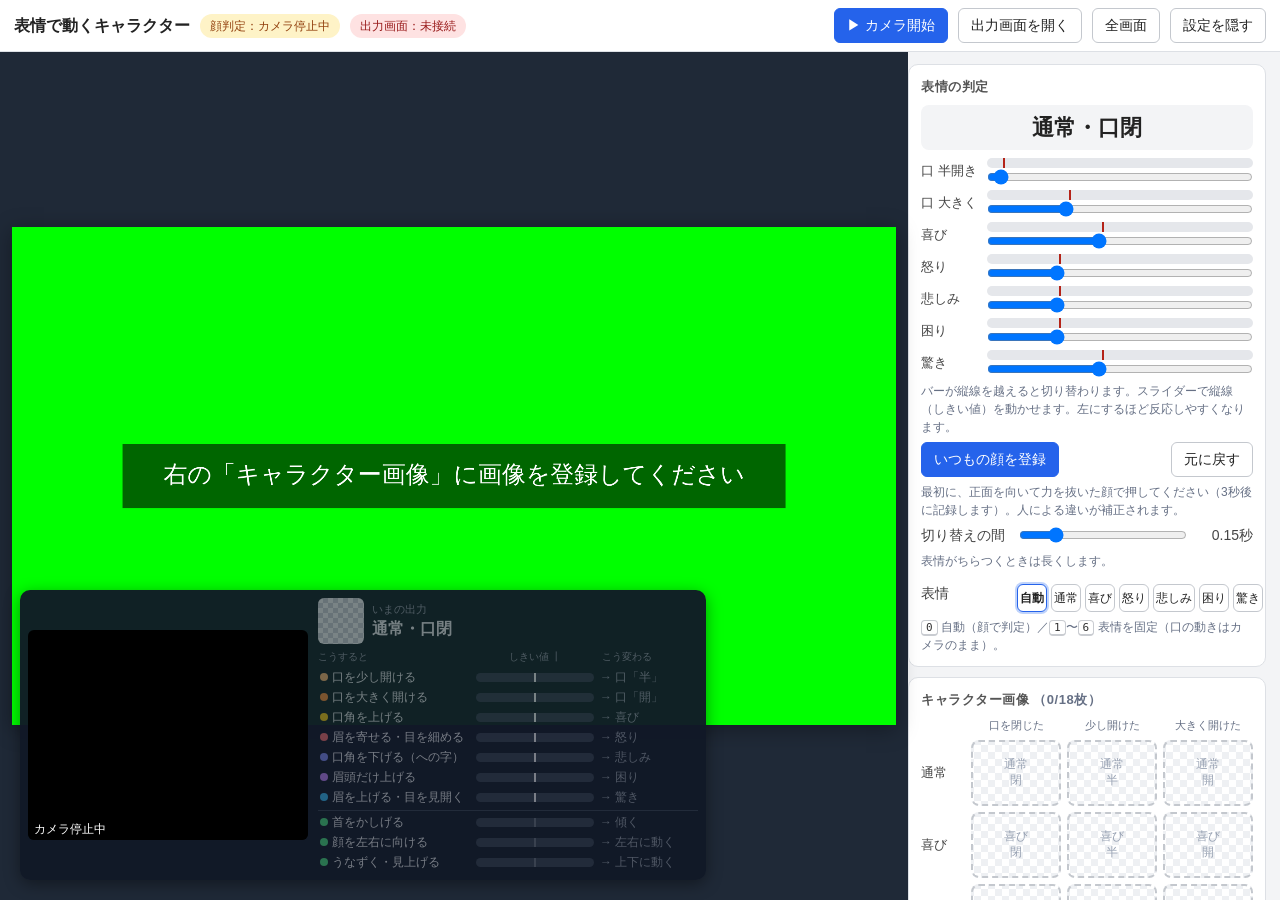
<file: index.html>
<!doctype html>
<html lang="ja">
<head>
<meta charset="utf-8">
<meta name="viewport" content="width=device-width, initial-scale=1">
<title>表情で動くキャラクター</title>
<link rel="icon" href="data:image/svg+xml,%3Csvg xmlns=%22http://www.w3.org/2000/svg%22 viewBox=%220 0 100 100%22%3E%3Ctext y=%22.9em%22 font-size=%2290%22%3E%F0%9F%99%82%3C/text%3E%3C/svg%3E">
<link rel="stylesheet" href="css/style.css?v=20261126">
<link rel="stylesheet" href="css/app.css?v=20261126">
</head>
<body>
<header>
  <h1>表情で動くキャラクター</h1>
  <span id="camStatus" class="pill wait">顔判定：準備中…</span>
  <span id="stageStatus" class="pill ng">出力画面：未接続</span>
  <span class="spacer"></span>
  <button id="btnCam" class="primary" disabled>▶ カメラ開始</button>
  <button id="btnOpenStage">出力画面を開く</button>
  <button id="btnFull" title="キャラクターだけを全画面表示（F）">全画面</button>
  <button id="btnPanel" title="右の設定を隠す／出す（H）">設定を隠す</button>
</header>

<main>
  <section id="stageWrap">
    <canvas id="cv" width="1920" height="1080"></canvas>
    <div id="monitor">
      <div id="camBox">
        <video id="video" playsinline muted></video>
        <canvas id="ov"></canvas>
        <div id="monLabel">カメラ停止中</div>
      </div>
      <div id="guide">
        <div class="gh">
          <div class="gthumb"><img id="gThumb" alt=""></div>
          <div><small>いまの出力</small><b id="gNow">—</b></div>
        </div>
        <div class="gcap"><span>こうすると</span><span>しきい値 ┃</span><span>こう変わる</span></div>
        <div id="gRows"></div>
      </div>
    </div>
    <div id="countdown" class="hide"></div>
  </section>

  <aside>
    <div class="card">
      <h2>表情の判定 <span class="muted" id="fps"></span></h2>
      <div id="now" class="now">—</div>
      <div id="meters"></div>
      <p class="note">バーが縦線を越えると切り替わります。スライダーで縦線（しきい値）を動かせます。左にするほど反応しやすくなります。</p>
      <div class="row"><button id="btnCalib" class="primary">いつもの顔を登録</button><span class="spacer"></span><button id="btnResetDetect">元に戻す</button></div>
      <p class="note">最初に、正面を向いて力を抜いた顔で押してください（3秒後に記録します）。人による違いが補正されます。</p>
      <div class="row"><label for="rngHold">切り替えの間</label><input id="rngHold" type="range" min="0" max="800" step="10"><output id="outHold"></output></div>
      <p class="note">表情がちらつくときは長くします。</p>
      <div class="row"><label>表情</label><div id="faceButtons" class="faces"></div></div>
      <p class="note"><kbd>0</kbd> 自動（顔で判定）／<kbd>1</kbd>〜<kbd>6</kbd> 表情を固定（口の動きはカメラのまま）。</p>
    </div>

    <div class="card" id="imgCard">
      <h2>キャラクター画像 <span id="imgCount" class="muted"></span></h2>
      <div id="slots" class="slots"></div>
      <div class="row"><button id="btnBulk" class="primary">画像をまとめて選ぶ</button><span class="spacer"></span><button id="btnSample">サンプル</button></div>
      <input id="fileBulk" type="file" accept="image/png,image/webp,image/jpeg" multiple hidden>
      <input id="fileOne" type="file" accept="image/png,image/webp,image/jpeg" hidden>
      <p class="note">枠をクリックして1枚ずつ選ぶか、ファイルを枠にドラッグします。ファイル名を <code>happy_half.png</code>・<code>喜び_半.png</code> のようにしておくと、「まとめて選ぶ」で18枚が自動で振り分けられます（口は closed／half／open または 閉／半／開）。背景が透明なPNGを、18枚とも同じ大きさで用意してください。</p>
      <div class="row"><button id="btnExport">キャラクターを書き出す</button><button id="btnImport">読み込む</button></div>
      <input id="fileImport" type="file" accept=".json,application/json" hidden>
      <p class="note">「しゃべるキャラクター」で書き出したファイル（10枚）も読み込めます。足りない「悲しみ」「半開き」は、近い画像で代わりに表示します。</p>
    </div>

    <div class="card">
      <h2>表示</h2>
      <div class="row"><label>背景色</label>
        <div class="seg" id="bgButtons">
          <button data-bg="#00ff00"><i style="background:#00ff00"></i>緑</button>
          <button data-bg="#0000ff"><i style="background:#0000ff"></i>青</button>
          <button data-bg="#ff00ff"><i style="background:#ff00ff"></i>マゼンタ</button>
          <button data-bg="#ffffff"><i style="background:#ffffff"></i>白</button>
        </div>
      </div>
      <div class="row"><label for="rngX">左右</label><input id="rngX" type="range" min="-960" max="960" step="5"><output id="outX"></output></div>
      <div class="row"><label for="rngY">上下</label><input id="rngY" type="range" min="-540" max="540" step="5"><output id="outY"></output></div>
      <div class="row"><label for="rngScale">大きさ</label><input id="rngScale" type="range" min="0.2" max="2" step="0.01"><output id="outScale"></output></div>
      <div class="row"><label for="rngMotion">頭の動き</label><input id="rngMotion" type="range" min="0" max="1.5" step="0.05"><output id="outMotion"></output></div>
      <div class="row"><label class="check"><input id="chkBounce" type="checkbox"> 口を開けると少し弾む</label></div>
      <div class="row"><label class="check"><input id="chkMirror" type="checkbox"> 鏡のように動かす（カメラ映像を左右反転）</label></div>
      <div class="row"><span class="spacer"></span><button id="btnResetLayout">位置と大きさを元に戻す</button></div>
    </div>

    <div class="card">
      <h2>カメラ</h2>
      <div class="row"><label for="selCam">使うカメラ</label><select id="selCam"><option value="">標準のカメラ</option></select></div>
      <div class="row"><label class="check"><input id="chkMonitor" type="checkbox"> カメラ映像とガイドを左下に表示（<kbd>M</kbd>）</label></div>
      <p class="note">カメラの映像はこのパソコンの中だけで処理され、どこにも送られません。</p>
    </div>
  </aside>
</main>
<div id="toast" class="hide"></div>
<script src="js/common.js?v=20261126"></script>
<script src="js/detect.js?v=20261126"></script>
<script src="js/render.js?v=20261126"></script>
<script type="module" src="js/app.js?v=20261126"></script>
</body>
</html>
</file>
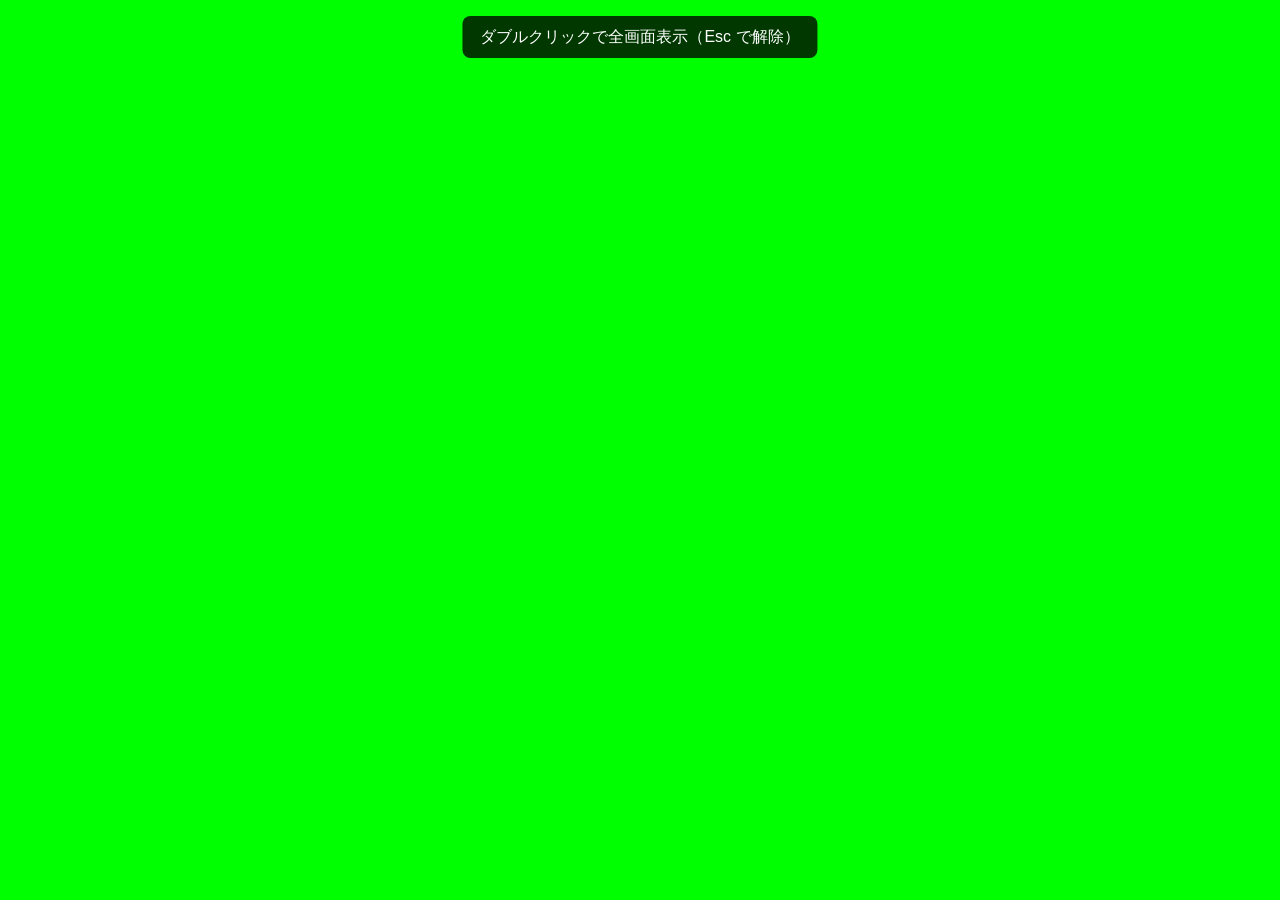
<file: stage.html>
<!doctype html>
<html lang="ja">
<head>
<meta charset="utf-8">
<title>出力画面 - 表情で動くキャラクター</title>
<link rel="icon" href="data:,">
<style>
  html, body { margin: 0; height: 100%; overflow: hidden; background: #00ff00; }
  canvas { position: fixed; inset: 0; width: 100vw; height: 100vh; object-fit: contain; display: block; }
  #hint { position: fixed; left: 50%; top: 16px; transform: translateX(-50%); background: rgba(0,0,0,.78); color: #fff;
          font: 16px/1.6 -apple-system, "Hiragino Sans", "Meiryo", sans-serif; padding: 8px 18px; border-radius: 8px; transition: opacity .4s; white-space: nowrap; }
  #hint.hide { opacity: 0; pointer-events: none; }
  body.nocursor { cursor: none; }
</style>
</head>
<body>
<canvas id="cv" width="1920" height="1080"></canvas>
<div id="hint" class="hide"></div>
<script src="js/common.js?v=20261126"></script>
<script src="js/render.js?v=20261126"></script>
<script>
'use strict';
/* 出力画面：操作画面から届く表情・口・頭の動きをそのまま描く（カメラは操作画面だけが使う） */
const stage = new Stage(document.getElementById('cv'));
window.__stage = stage;
const ch = new BroadcastChannel(CHANNEL), ID = Math.random().toString(36).slice(2), hint = document.getElementById('hint');
ch.onmessage = ev => {
  const m = ev.data; if (!m) return;
  if (m.type === 'config') { stage.setConfig(m.config); document.body.style.background = m.config.bg === 'transparent' ? '#000' : m.config.bg; }
  else if (m.type === 'state') stage.setState(m.state);
  else if (m.type === 'images') stage.loadImages();
  else if (m.type === 'who') ch.postMessage({ type: 'hello', id: ID });
};
stage.loadImages();
ch.postMessage({ type: 'hello', id: ID });
setInterval(() => ch.postMessage({ type: 'hb', id: ID }), 1000);
let hintTimer = 0;
function showHint() { hint.textContent = 'ダブルクリックで全画面表示（Esc で解除）'; hint.classList.remove('hide'); clearTimeout(hintTimer); hintTimer = setTimeout(() => hint.classList.add('hide'), 8000); }
const goFull = () => { if (!document.fullscreenElement) document.documentElement.requestFullscreen().catch(() => {}); };
document.addEventListener('dblclick', goFull);
document.addEventListener('keydown', e => { if (e.key === 'f' || e.key === 'F') goFull(); });
document.addEventListener('fullscreenchange', () => { if (document.fullscreenElement) hint.classList.add('hide'); else showHint(); });
let curTimer = 0;
document.addEventListener('mousemove', () => { document.body.classList.remove('nocursor'); clearTimeout(curTimer); curTimer = setTimeout(() => document.body.classList.add('nocursor'), 2000); });
showHint();
</script>
</body>
</html>
</file>
<file: css/style.css>
* { box-sizing: border-box; }
html, body { margin: 0; height: 100%; }
body { font: 14px/1.5 -apple-system, BlinkMacSystemFont, "Hiragino Sans", "Noto Sans JP", sans-serif; color: #222; background: #f3f4f6; display: flex; flex-direction: column; }
h1 { font-size: 16px; margin: 0; white-space: nowrap; }
h2 { font-size: 13px; margin: 0 0 8px; color: #555; letter-spacing: .04em; }
kbd { font: 11px ui-monospace, Menlo, monospace; background: #fff; border: 1px solid #c9ccd1; border-bottom-width: 2px; border-radius: 4px; padding: 0 4px; color: #333; }
button { font: inherit; padding: 6px 12px; border: 1px solid #c4c8ce; border-radius: 6px; background: #fff; color: #222; cursor: pointer; white-space: nowrap; }
button:hover { background: #f0f2f5; }
button:disabled { opacity: .5; cursor: default; }
button.primary { background: #2563eb; border-color: #2563eb; color: #fff; }
button.primary:hover { background: #1d4fd8; }
button.primary kbd { background: #1d4fd8; border-color: #6d9bf5; color: #fff; }
button.danger { color: #b42318; border-color: #e3b5b0; }
input[type=text], select, textarea { font: inherit; padding: 6px 8px; border: 1px solid #c4c8ce; border-radius: 6px; background: #fff; color: #222; }
textarea { resize: vertical; width: 100%; }
.spacer { flex: 1; }
.muted { color: #667085; }
.note { margin: 6px 0 0; font-size: 12px; color: #667085; }
code { background: #eef0f3; padding: 0 4px; border-radius: 4px; }

header { display: flex; align-items: center; gap: 10px; padding: 8px 14px; background: #fff; border-bottom: 1px solid #dde0e5; }
header .title { width: 200px; }
.pill { font-size: 12px; padding: 3px 10px; border-radius: 999px; white-space: nowrap; }
.pill.ok { background: #dcfce7; color: #166534; }
.pill.ng { background: #fee2e2; color: #991b1b; }
.pill.wait { background: #fef3c7; color: #92400e; }

main { flex: 1; min-height: 0; display: flex; }
#scriptPane { flex: 1; min-width: 0; overflow-y: auto; padding: 12px 14px 40px; }
aside { width: 372px; flex: none; overflow-y: auto; padding: 12px 14px 40px 0; }
.toolbar { display: flex; align-items: center; gap: 8px; margin-bottom: 10px; flex-wrap: wrap; }
#scriptPane > .toolbar:first-child { position: sticky; top: -12px; z-index: 5; background: #f3f4f6; padding: 12px 0 8px; margin: -12px 0 4px; }
.help { font-size: 12px; color: #667085; line-height: 2; }

.line { display: flex; align-items: flex-start; gap: 8px; padding: 8px; margin-bottom: 6px; background: #fff; border: 1px solid #dde0e5; border-left: 5px solid transparent; border-radius: 8px; }
.line.cursor { border-left-color: #2563eb; }
.line.playing { background: #fff7e0; border-color: #f2c94c; border-left-color: #f59e0b; }
.line .no { flex: none; width: 34px; height: 34px; padding: 0; border-radius: 50%; font-weight: 600; color: #555; }
.line.cursor .no { background: #2563eb; border-color: #2563eb; color: #fff; }
.line .thumb { flex: none; width: 46px; height: 46px; border-radius: 8px; background-color: #e8f3e6; background-repeat: no-repeat; border: 1px solid #dde0e5; }
.line .sels { flex: none; display: flex; flex-direction: column; gap: 4px; width: 96px; }
.line .sels select { width: 100%; }
.line textarea { flex: 1; min-height: 46px; line-height: 1.6; font-size: 15px; resize: none; overflow: hidden; }
.line .st { flex: none; width: 62px; font-size: 12px; text-align: center; padding-top: 12px; color: #98a2b3; }
.line .st.ok { color: #15803d; } .line .st.busy { color: #b45309; } .line .st.err { color: #b42318; cursor: help; }
.line .acts { flex: none; display: flex; gap: 4px; padding-top: 6px; }
.line .acts button { padding: 3px 8px; }
.line .acts .play { color: #2563eb; border-color: #9db8f5; }

.card { background: #fff; border: 1px solid #dde0e5; border-radius: 10px; padding: 12px; margin-bottom: 10px; }
.row { display: flex; align-items: center; gap: 8px; margin-top: 6px; }
.row > label:first-child { flex: none; width: 88px; color: #444; white-space: nowrap; }
.row input[type=range] { flex: 1; min-width: 0; }
.row select, .row input[type=text] { flex: 1; min-width: 0; }
.row output { flex: none; width: 56px; text-align: right; font-variant-numeric: tabular-nums; color: #444; }
.check { display: flex; align-items: center; gap: 4px; white-space: nowrap; }
.seg { display: flex; gap: 6px; flex: 1; }
.seg button { flex: 1; padding: 5px 4px; display: flex; align-items: center; justify-content: center; gap: 5px; }
.seg button i { width: 14px; height: 14px; border-radius: 3px; border: 1px solid rgba(0,0,0,.25); }
.seg button.on { border-color: #2563eb; box-shadow: 0 0 0 2px #bfd3fb; font-weight: 600; }
.preview { aspect-ratio: 16 / 9; border-radius: 6px; overflow: hidden; border: 1px solid #c4c8ce; background: #000; }
.preview iframe { width: 100%; height: 100%; border: 0; display: block; pointer-events: none; }
.faces { display: grid; grid-template-columns: repeat(3, 1fr); gap: 6px; margin-top: 8px; }
.faces button { padding: 4px; font-size: 12px; }
.faces button.on { border-color: #2563eb; box-shadow: 0 0 0 2px #bfd3fb; font-weight: 600; }

dialog { border: 0; border-radius: 12px; padding: 18px; width: min(640px, 90vw); box-shadow: 0 20px 60px rgba(0,0,0,.3); }
dialog::backdrop { background: rgba(0,0,0,.4); }
#toast { position: fixed; left: 50%; bottom: 24px; transform: translateX(-50%); background: #1f2937; color: #fff; padding: 10px 18px; border-radius: 8px; max-width: 80vw; z-index: 50; transition: opacity .3s; }
#toast.hide { opacity: 0; pointer-events: none; }
#toast.err { background: #b42318; }

/* --- Web版で追加 --- */
.slots { display: grid; grid-template-columns: 44px 1fr 1fr; gap: 6px; align-items: center; }
.slots .hd { font-size: 12px; color: #667085; text-align: center; }
.slots .emo { font-size: 13px; color: #444; }
.slot { position: relative; height: 74px; border: 2px dashed #c4c8ce; border-radius: 8px; cursor: pointer;
        background: repeating-conic-gradient(#eef0f3 0% 25%, #fff 0% 50%) 50% / 14px 14px; display: flex; align-items: center; justify-content: center; overflow: hidden; }
.slot:hover { border-color: #2563eb; }
.slot.has { border-style: solid; border-color: #9fc79a; }
.slot.drag, #imgCard.drag { outline: 3px solid #2563eb; outline-offset: 2px; }
.slot img { max-width: 100%; max-height: 100%; object-fit: contain; display: block; pointer-events: none; }
.slot .empty { font-size: 12px; color: #98a2b3; pointer-events: none; text-align: center; line-height: 1.3; }
.slot .del { position: absolute; top: 2px; right: 2px; padding: 0 5px; font-size: 11px; line-height: 16px; border-radius: 4px; background: rgba(255,255,255,.9); }
.slot .warn { position: absolute; left: 2px; bottom: 2px; font-size: 10px; background: #fef3c7; color: #92400e; padding: 0 4px; border-radius: 4px; pointer-events: none; }
.line .thumb { background-size: contain; background-position: center bottom; }
.faces { grid-template-columns: repeat(5, 1fr); }
.row > label.check:first-child { width: auto; }
.slot .empty { white-space: pre-line; }
</file>
<file: css/app.css>
/* 表情で動くキャラクター 追加分 */
#stageWrap { flex: 1; min-width: 0; position: relative; background: #1f2937; display: flex; align-items: center; justify-content: center; padding: 12px; }
#cv { max-width: 100%; max-height: 100%; aspect-ratio: 16 / 9; width: 100%; height: auto; display: block; box-shadow: 0 4px 20px rgba(0,0,0,.35); }
#stageWrap:fullscreen { padding: 0; background: #000; }
#stageWrap:fullscreen #monitor, #stageWrap:fullscreen #countdown { display: none; }
#monitor { position: absolute; left: 20px; bottom: 20px; display: flex; gap: 10px; align-items: stretch; padding: 8px; border-radius: 10px;
           background: rgba(17,24,39,.96); color: #f3f4f6; box-shadow: 0 4px 16px rgba(0,0,0,.4); max-width: calc(100% - 40px); }
#monitor.hide { display: none; }
#camBox { position: relative; width: 280px; aspect-ratio: 4 / 3; flex: none; border-radius: 6px; overflow: hidden; background: #000; align-self: center; }
#camBox video, #camBox canvas { position: absolute; inset: 0; width: 100%; height: 100%; object-fit: cover; display: block; }
#monitor.mirror #camBox video, #monitor.mirror #camBox canvas { transform: scaleX(-1); }
#monLabel { position: absolute; left: 0; right: 0; bottom: 0; background: rgba(0,0,0,.6); color: #fff; font-size: 12px; padding: 2px 6px; }
#monLabel.lost { background: rgba(180,35,24,.85); }
#guide { width: 380px; font-size: 12px; display: flex; flex-direction: column; gap: 3px; }
#guide.off { opacity: .45; }
.gh { display: flex; align-items: center; gap: 8px; margin-bottom: 2px; }
.gh small { display: block; color: #9ca3af; font-size: 11px; }
.gh b { font-size: 16px; }
.gthumb { width: 46px; height: 46px; border-radius: 6px; background: repeating-conic-gradient(#d1d5db 0 25%, #f9fafb 0 50%) 0 0 / 10px 10px; overflow: hidden; flex: none; }
.gthumb img { width: 100%; height: 100%; object-fit: cover; object-position: 50% 12%; display: block; }
.gthumb img:not([src]) { visibility: hidden; }
.gcap { display: grid; grid-template-columns: 150px 1fr 96px; gap: 6px; color: #9ca3af; font-size: 10px; }
.gcap span:nth-child(2) { text-align: center; }
.grow { display: grid; grid-template-columns: 150px 1fr 96px; gap: 6px; align-items: center; border-radius: 4px; padding: 1px 2px; }
.grow .gd { white-space: nowrap; overflow: hidden; text-overflow: ellipsis; }
.grow .gd i { display: inline-block; width: 8px; height: 8px; border-radius: 50%; margin-right: 4px; vertical-align: 0; }
.grow .gb { position: relative; height: 9px; background: #374151; border-radius: 5px; overflow: hidden; }
.grow .gb b { position: absolute; top: 0; bottom: 0; border-radius: 5px; opacity: .55; }
.grow .gb u { position: absolute; top: -3px; bottom: -3px; width: 2px; background: #f9fafb; left: calc(50% - 1px); }
.grow.pose .gb u { background: #6b7280; }
.grow .gr { color: #9ca3af; white-space: nowrap; }
.grow.on { background: rgba(255,255,255,.1); }
.grow.on .gb b { opacity: 1; }
.grow.on .gr { color: #fff; font-weight: 700; }
.gsep { border-top: 1px solid #374151; margin: 3px 0 1px; }
#countdown { position: absolute; inset: 0; display: flex; align-items: center; justify-content: center; font-size: 120px; font-weight: 700; color: #fff; text-shadow: 0 4px 20px rgba(0,0,0,.6); pointer-events: none; background: rgba(0,0,0,.25); text-align: center; }
#countdown small { display: block; font-size: 28px; font-weight: 500; }
#countdown.hide { display: none; }
body.nopanel aside { display: none; }
.now { font-size: 22px; font-weight: 700; text-align: center; padding: 6px; border-radius: 8px; background: #f3f4f6; margin-bottom: 8px; }
.now.manual { background: #fef3c7; }
.mrow { display: grid; grid-template-columns: 58px 1fr; gap: 2px 8px; align-items: center; margin-top: 6px; }
.mrow .lb { font-size: 13px; color: #444; grid-row: span 2; }
.mrow.on .lb { color: #1d4fd8; font-weight: 700; }
.meter { position: relative; height: 10px; background: #e5e7eb; border-radius: 5px; overflow: hidden; }
.meter b { position: absolute; left: 0; top: 0; bottom: 0; background: #9db8f5; border-radius: 5px; }
.mrow.on .meter b { background: #2563eb; }
.meter i { position: absolute; top: -2px; bottom: -2px; width: 2px; background: #b42318; }
.mrow input[type=range] { width: 100%; margin: 0; height: 14px; }
.faces { display: grid; grid-template-columns: repeat(7, 1fr); gap: 4px; flex: 1; }
.faces button { padding: 4px 2px; font-size: 12px; }
.faces button.on { border-color: #2563eb; box-shadow: 0 0 0 2px #bfd3fb; font-weight: 600; }
.slot .empty { white-space: pre-line; }

/* 版の確認用（app.js が読み取る） */
:root { --kaochara-css: "20261126"; }

/* 18枚版：口3段階の枠 */
.slots { grid-template-columns: 44px 1fr 1fr 1fr; }
.slots .hd { font-size: 11px; }
.slot { height: 66px; }
</file>
